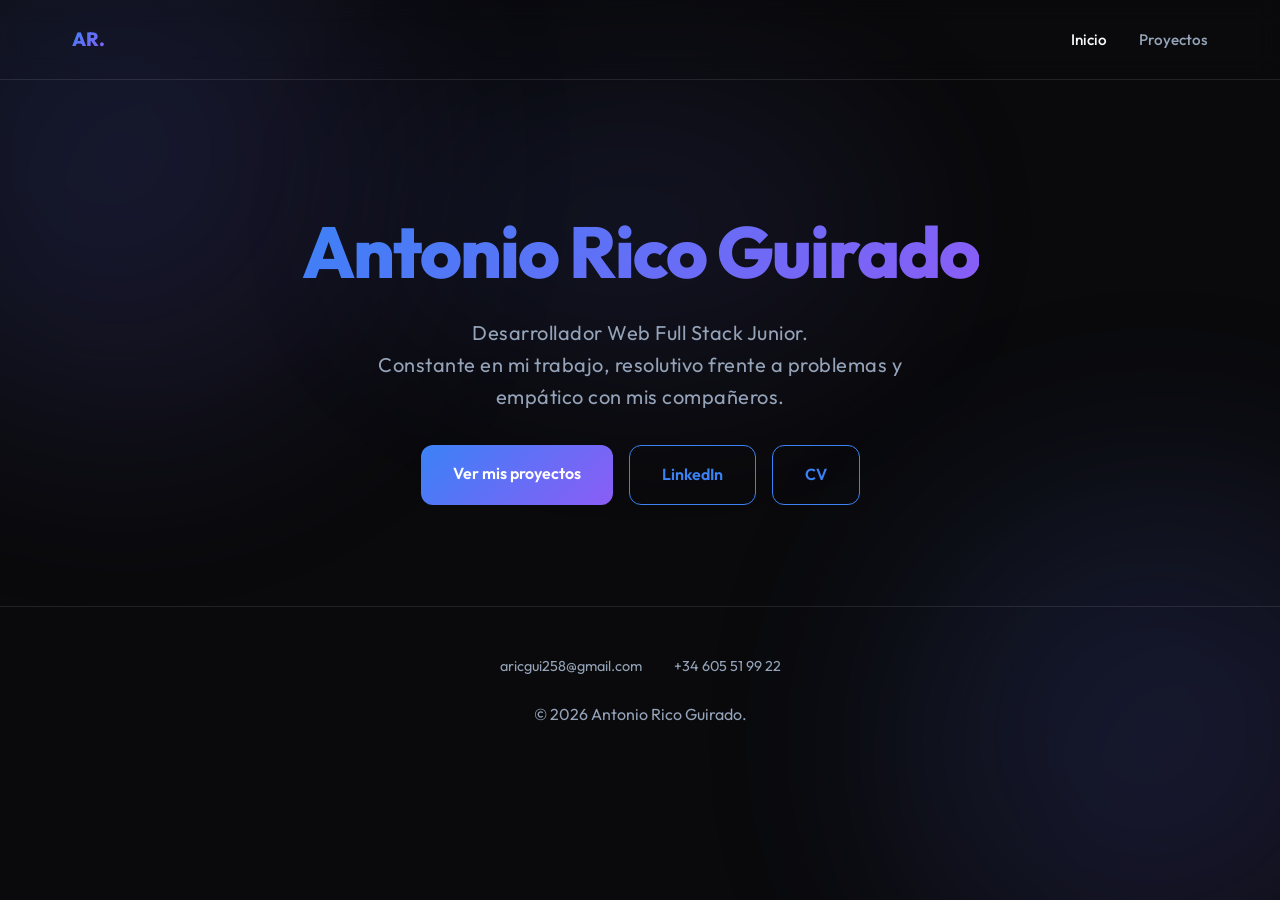
<file: index.html>
<!DOCTYPE html>
<html lang="es">

<head>
    <meta charset="UTF-8">
    <meta name="viewport" content="width=device-width, initial-scale=1.0">
    <title>Antonio Rico Guirado | Full Stack Portfolio</title>
    <meta name="description"
        content="Portfolio profesional de Antonio Rico, desarrollador Full Stack especializado en Laravel, React y automatización.">

    <!-- Open Graph / Facebook -->
    <meta property="og:type" content="website">
    <meta property="og:url" content="https://aricgui258.github.io/portfolio-aricgui/">
    <meta property="og:title" content="Antonio Rico Guirado - Full Stack Web Developer & Automation">
    <meta property="og:description"
        content="Proyectos de Antonio Rico Guirado: Desarrollo Full Stack con Laravel y React, automatización con n8n y soluciones web de alto rendimiento.">
    <meta property="og:image" content="https://aricgui258.github.io/portfolio-aricgui/og-image.png">

    <!-- Twitter -->
    <meta property="twitter:card" content="summary_large_image">
    <meta property="twitter:url" content="https://aricgui258.github.io/portfolio-aricgui/">
    <meta property="twitter:title" content="Antonio Rico Guirado - Full Stack Web Developer & Automation">
    <meta property="twitter:description"
        content="Proyectos de Antonio Rico Guirado: Desarrollo Full Stack con Laravel y React, automatización con n8n y soluciones web de alto rendimiento.">
    <meta property="twitter:image" content="https://aricgui258.github.io/portfolio-aricgui/og-image.png">

    <link rel="stylesheet" href="index.css">
    <link rel="icon" type="image/png" href="favicon/favicon-96x96.png" sizes="96x96" />
    <link rel="icon" type="image/svg+xml" href="favicon/favicon.svg" />
    <link rel="shortcut icon" href="favicon/favicon.ico" />
    <link rel="apple-touch-icon" sizes="180x180" href="favicon/apple-touch-icon.png" />
    <link rel="manifest" href="site.webmanifest" />
</head>

<body class="no-scroll-page">
    <div class="bg-blob blob-1"></div>
    <div class="bg-blob blob-2"></div>
    <div class="bg-blob blob-3"></div>

    <nav class="nav">
        <div class="container">
            <a href="index.html" class="nav-logo">AR.</a>
            <ul class="nav-links">
                <li><a href="index.html" class="active">Inicio</a></li>
                <li><a href="projects.html">Proyectos</a></li>
            </ul>
        </div>
    </nav>

    <header class="container">
        <h1 id="hero-title" class="hero-title">Antonio Rico Guirado</h1>
        <p id="hero-subtitle" class="hero-subtitle">Desarrollador Web Full Stack Junior. <br> Constante en mi trabajo,
            resolutivo frente a problemas y empático con mis compañeros.</p>
        <div style="margin-top: 2rem; display: flex; gap: 1rem; justify-content: center; flex-wrap: wrap;">
            <a href="projects.html" class="btn-submit"
                style="margin-top: 0; width: auto; padding: 1rem 2rem; text-decoration: none;">Ver mis
                proyectos</a>
            <a href="https://www.linkedin.com/in/antonio-rico-guirado/" target="_blank" class="btn-outline"
                style="padding: 1rem 2rem;">LinkedIn</a>
            <a href="CV.pdf" target="_blank" class="btn-outline" style="padding: 1rem 2rem;">CV</a>
        </div>
    </header>

    <main class="container">
        <!-- Contenido breve de inicio o bienvenida -->
    </main>

    <footer>
        <div class="container">
            <div style="margin-bottom: 1.5rem; display: flex; justify-content: center; gap: 2rem; flex-wrap: wrap;">
                <a href="mailto:aricgui258@gmail.com"
                    style="color: var(--text-secondary); text-decoration: none; font-size: 0.9rem; display: flex; align-items: center; gap: 0.5rem;">
                    aricgui258@gmail.com
                </a>
                <a href="tel:+34605519922"
                    style="color: var(--text-secondary); text-decoration: none; font-size: 0.9rem; display: flex; align-items: center; gap: 0.5rem;">
                    +34 605 51 99 22
                </a>
            </div>
            <p class="footer-text">&copy; 2026 Antonio Rico Guirado.</p>
        </div>
    </footer>

    <script src="index.js"></script>
</body>

</html>
</file>
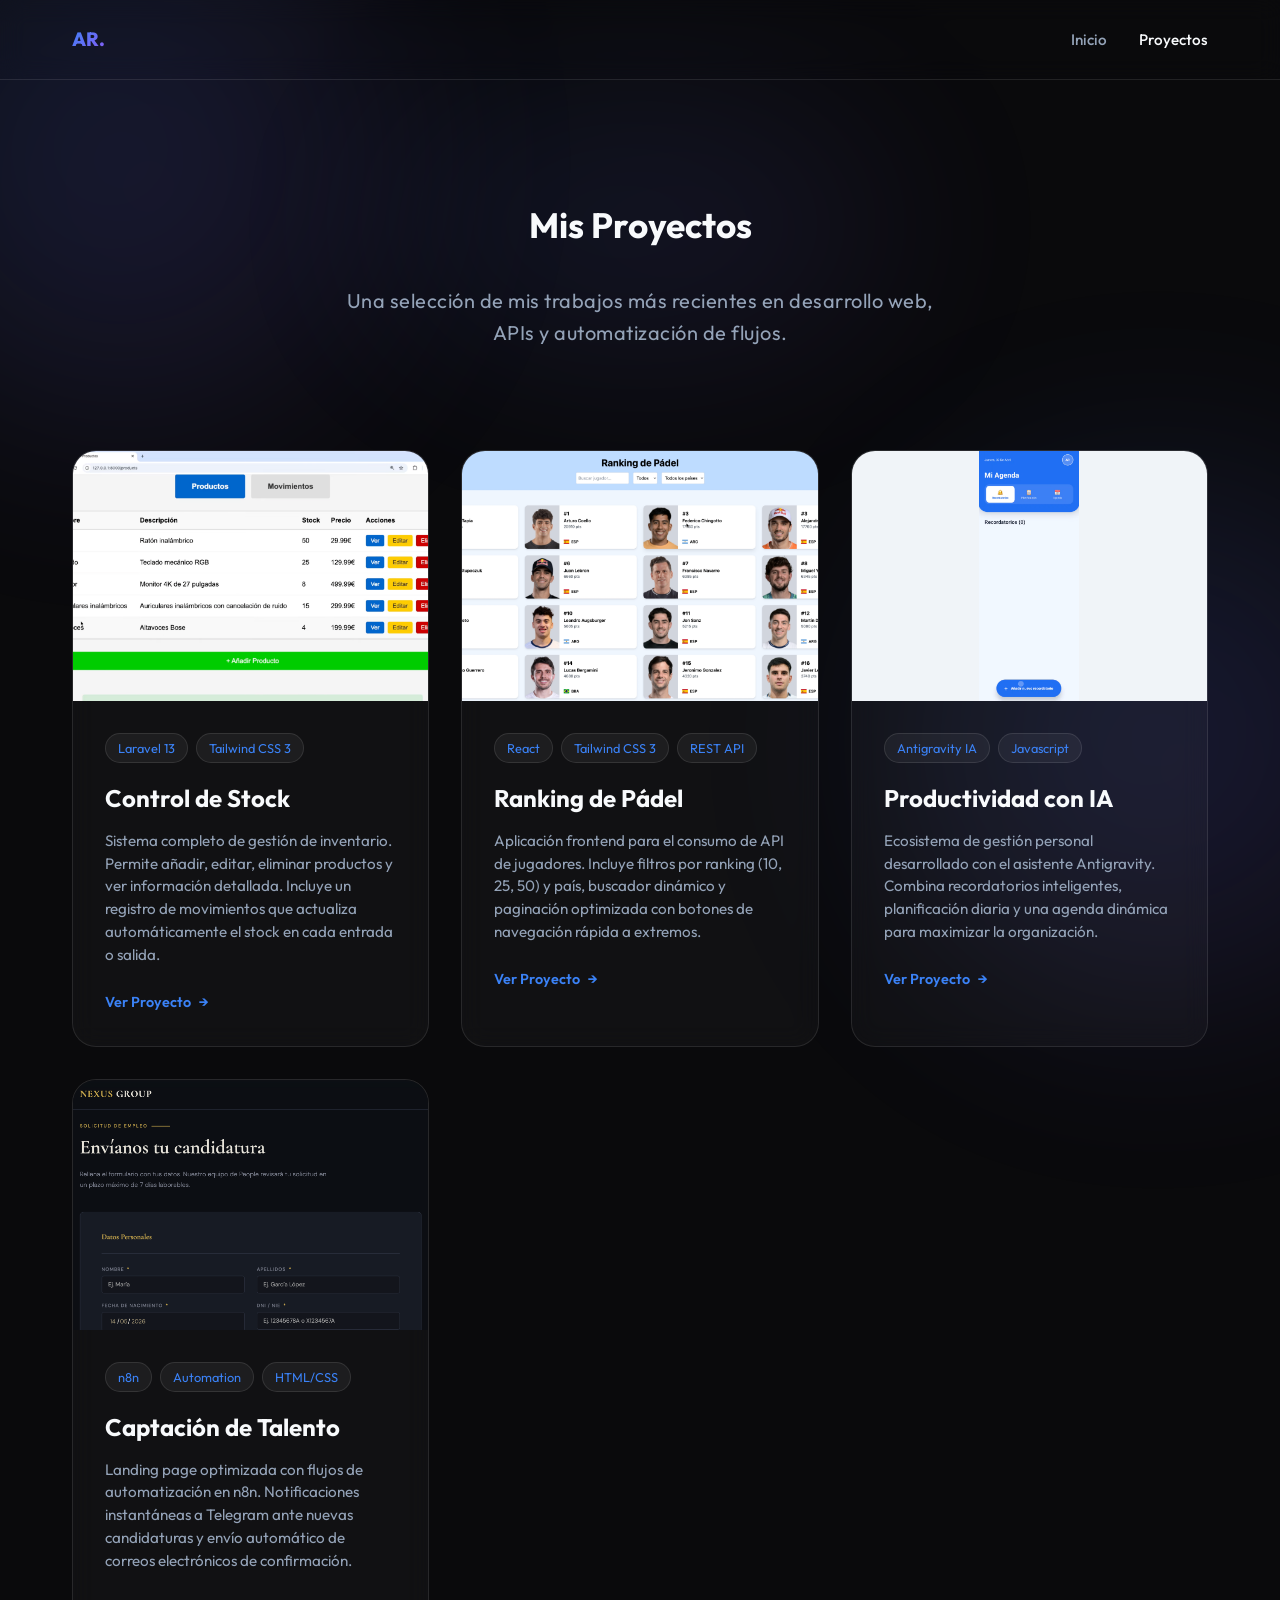
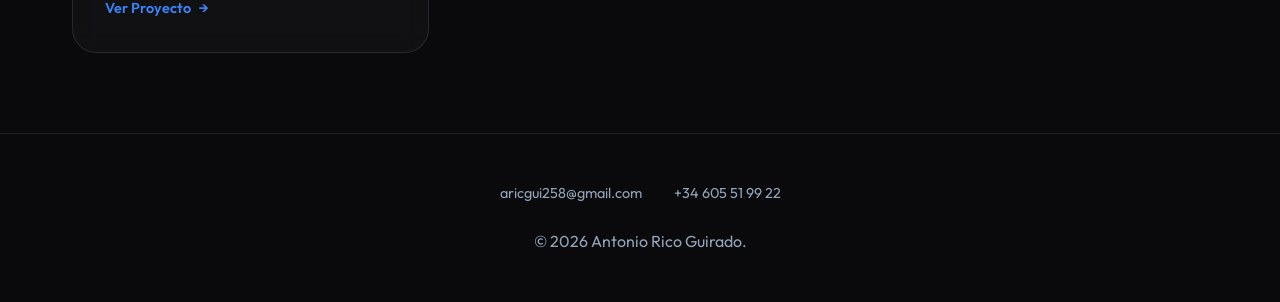
<file: projects.html>
<!DOCTYPE html>
<html lang="es">

<head>
    <meta charset="UTF-8">
    <meta name="viewport" content="width=device-width, initial-scale=1.0">
    <title>Proyectos | Antonio Rico Guirado</title>
    <meta name="description" content="Explora los proyectos de desarrollo Full Stack y automatización de Antonio Rico.">
    
    <!-- Open Graph / Facebook -->
    <meta property="og:type" content="website">
    <meta property="og:url" content="https://aricgui258.github.io/projects.html">
    <meta property="og:title" content="Proyectos | Antonio Rico Guirado - Full Stack Portfolio">
    <meta property="og:description" content="Explora mis trabajos más recientes: sistemas de gestión en Laravel, aplicaciones dinámicas en React y automatizaciones avanzadas con n8n.">
    <meta property="og:image" content="https://aricgui258.github.io/og-image.png">

    <!-- Twitter -->
    <meta property="twitter:card" content="summary_large_image">
    <meta property="twitter:url" content="https://aricgui258.github.io/projects.html">
    <meta property="twitter:title" content="Proyectos | Antonio Rico Guirado - Full Stack Portfolio">
    <meta property="twitter:description" content="Explora mis trabajos más recientes: sistemas de gestión en Laravel, aplicaciones dinámicas en React y automatizaciones avanzadas con n8n.">
    <meta property="twitter:image" content="https://aricgui258.github.io/og-image.png">

    <link rel="stylesheet" href="index.css">
    <link rel="icon" type="image/png" href="favicon/favicon-96x96.png" sizes="96x96" />
    <link rel="icon" type="image/svg+xml" href="favicon/favicon.svg" />
    <link rel="shortcut icon" href="favicon/favicon.ico" />
    <link rel="apple-touch-icon" sizes="180x180" href="favicon/apple-touch-icon.png" />
    <link rel="manifest" href="site.webmanifest" />

</head>

<body>
    <div class="bg-blob blob-1"></div>
    <div class="bg-blob blob-2"></div>
    <div class="bg-blob blob-3"></div>

    <nav class="nav">
        <div class="container">
            <a href="index.html" class="nav-logo">AR.</a>
            <ul class="nav-links">
                <li><a href="index.html">Inicio</a></li>
                <li><a href="projects.html" class="active">Proyectos</a></li>
            </ul>
        </div>
    </nav>

    <header class="container" style="height: auto; padding-top: 10rem; padding-bottom: 4rem;">
        <h1 class="section-title reveal active">Mis Proyectos</h1>
        <p class="hero-subtitle reveal active" style="margin: 0 auto; opacity: 1; transform: translateY(0);">
            Una selección de mis trabajos más recientes en desarrollo web, APIs y automatización de flujos.
        </p>
    </header>

    <main class="container">
        <div class="projects-grid">
            <!-- CRUD DE STOCK -->
            <article class="project-card reveal">
                <div class="project-image-container">
                    <img src="images/crud_stock.png" alt="CRUD de Stock Laravel" class="project-image">
                </div>
                <div class="project-content">
                    <div class="project-tech">
                        <div class="tech-badge">Laravel 13</div>
                        <div class="tech-badge">Tailwind CSS 3</div>
                    </div>
                    <h3 class="project-name">Control de Stock</h3>
                    <p class="project-desc">
                        Sistema completo de gestión de inventario. Permite añadir, editar, eliminar productos y ver
                        información detallada. Incluye un registro de movimientos que actualiza automáticamente el
                        stock en cada entrada o salida.
                    </p>
                    <a href="https://www.youtube.com/embed/Ww5mu6lgXPY" class="project-link video-trigger">Ver Proyecto
                        <span>&rarr;</span></a>
                </div>
            </article>

            <!-- RANKING PADEL -->
            <article class="project-card reveal">
                <div class="project-image-container">
                    <img src="images/ranking_padel.png" alt="Ranking de Padel React" class="project-image">
                </div>
                <div class="project-content">
                    <div class="project-tech">
                        <div class="tech-badge">React</div>
                        <div class="tech-badge">Tailwind CSS 3</div>
                        <div class="tech-badge">REST API</div>
                    </div>
                    <h3 class="project-name">Ranking de Pádel</h3>
                    <p class="project-desc">
                        Aplicación frontend para el consumo de API de jugadores. Incluye filtros por ranking (10,
                        25, 50) y país, buscador dinámico y paginación optimizada con botones de navegación rápida a
                        extremos.
                    </p>
                    <a href="https://www.youtube.com/embed/QzJeZA24MMY" class="project-link video-trigger">Ver Proyecto
                        <span>&rarr;</span></a>
                </div>
            </article>

            <!-- APP IA -->
            <article class="project-card reveal">
                <div class="project-image-container">
                    <img src="images/app_recordatorios.png" alt="App Experimental IA" class="project-image">
                </div>
                <div class="project-content">
                    <div class="project-tech">
                        <div class="tech-badge">Antigravity IA</div>
                        <div class="tech-badge">Javascript</div>
                    </div>
                    <h3 class="project-name">Productividad con IA</h3>
                    <p class="project-desc">
                        Ecosistema de gestión personal desarrollado con el asistente Antigravity. Combina
                        recordatorios inteligentes, planificación diaria y una agenda dinámica para maximizar la
                        organización.
                    </p>
                    <a href="https://www.youtube.com/embed/nFrlrwi8FtA" class="project-link video-trigger">Ver Proyecto
                        <span>&rarr;</span></a>
                </div>
            </article>

            <!-- LANDING PAGE / n8n -->
            <article class="project-card reveal">
                <div class="project-image-container">
                    <img src="images/reclutador_talentos.png" alt="Landing Page Automatizada" class="project-image">
                </div>
                <div class="project-content">
                    <div class="project-tech">
                        <div class="tech-badge">n8n</div>
                        <div class="tech-badge">Automation</div>
                        <div class="tech-badge">HTML/CSS</div>
                    </div>
                    <h3 class="project-name">Captación de Talento</h3>
                    <p class="project-desc">
                        Landing page optimizada con flujos de automatización en n8n. Notificaciones instantáneas a
                        Telegram ante nuevas candidaturas y envío automático de correos electrónicos de
                        confirmación.
                    </p>
                    <a href="https://www.youtube.com/embed/jshvZXDCFa8" class="project-link video-trigger">Ver Proyecto
                        <span>&rarr;</span></a>
                </div>
            </article>
        </div>
    </main>

    <footer>
        <div class="container">
            <div style="margin-bottom: 1.5rem; display: flex; justify-content: center; gap: 2rem; flex-wrap: wrap;">
                <a href="mailto:aricgui258@gmail.com"
                    style="color: var(--text-secondary); text-decoration: none; font-size: 0.9rem; display: flex; align-items: center; gap: 0.5rem;">
                    aricgui258@gmail.com
                </a>
                <a href="tel:+34605519922"
                    style="color: var(--text-secondary); text-decoration: none; font-size: 0.9rem; display: flex; align-items: center; gap: 0.5rem;">
                    +34 605 51 99 22
                </a>
            </div>
            <p class="footer-text">&copy; 2026 Antonio Rico Guirado.</p>
        </div>
    </footer>

    <!-- Video Modal -->
    <div id="videoModal" class="modal">
        <div class="modal-content">
            <span class="close-modal">&times;</span>
            <div class="video-container">
                <iframe id="videoPlayer" src="" frameborder="0"
                    allow="accelerometer; autoplay; clipboard-write; encrypted-media; gyroscope; picture-in-picture"
                    allowfullscreen></iframe>
            </div>
        </div>
    </div>

    <script src="index.js"></script>
</body>

</html>
</file>
<file: index.css>
@import url('https://fonts.googleapis.com/css2?family=Outfit:wght@300;400;600;800&display=swap');

:root {
    --bg-color: #0a0a0c;
    --card-bg: rgba(255, 255, 255, 0.03);
    --card-border: rgba(255, 255, 255, 0.1);
    --accent-color: #3b82f6;
    --accent-gradient: linear-gradient(135deg, #3b82f6 0%, #8b5cf6 100%);
    --text-primary: #f8fafc;
    --text-secondary: #94a3b8;
    --glass-blur: 12px;
}

* {
    margin: 0;
    padding: 0;
    box-sizing: border-box;
    font-family: 'Outfit', sans-serif;
}

body {
    background-color: var(--bg-color);
    color: var(--text-primary);
    overflow-x: hidden;
    line-height: 1.6;
}

body.no-scroll-page {
    height: 100vh;
    display: flex;
    flex-direction: column;
    justify-content: center;
    overflow: hidden;
}

/* Background elements */
.bg-blob {
    position: fixed;
    width: 500px;
    height: 500px;
    background: var(--accent-gradient);
    filter: blur(120px);
    opacity: 0.15;
    z-index: -1;
    border-radius: 50%;
}

.blob-1 { top: -10%; left: -10%; }
.blob-2 { bottom: -10%; right: -10%; animation: float 10s infinite alternate; }
.blob-3 { top: 10%; left: 30%; width: 40vw; height: 30vh; opacity: 0.1; filter: blur(100px); }

@keyframes float {
    from { transform: translate(0, 0); }
    to { transform: translate(-50px, 50px); }
}

/* Navigation */
.nav {
    position: fixed;
    top: 0;
    left: 0;
    width: 100%;
    z-index: 1000;
    backdrop-filter: blur(var(--glass-blur));
    border-bottom: 1px solid var(--card-border);
    padding: 1.5rem 0;
}

.nav .container {
    display: flex;
    justify-content: space-between;
    align-items: center;
}

.nav-logo {
    font-weight: 800;
    font-size: 1.2rem;
    text-decoration: none;
    color: var(--text-primary);
    background: var(--accent-gradient);
    -webkit-background-clip: text;
    -webkit-text-fill-color: transparent;
}

.nav-links {
    display: flex;
    gap: 2rem;
    list-style: none;
}

.nav-links a {
    text-decoration: none;
    color: var(--text-secondary);
    font-weight: 500;
    transition: color 0.3s ease;
    font-size: 0.95rem;
}

.nav-links a:hover, .nav-links a.active {
    color: var(--text-primary);
}

/* Layout */
.container {
    max-width: 1200px;
    margin: 0 auto;
    padding: 0 2rem;
}

header {
    height: auto;
    min-height: 50vh;
    display: flex;
    flex-direction: column;
    justify-content: center;
    align-items: center;
    text-align: center;
    position: relative;
    overflow: hidden;
}

.hero-title {
    font-size: 4.5rem;
    font-weight: 800;
    margin-bottom: 0.5rem;
    letter-spacing: -2px;
    background: var(--accent-gradient);
    -webkit-background-clip: text;
    -webkit-text-fill-color: transparent;
    opacity: 0;
    transform: translateY(20px);
}

.hero-subtitle {
    font-size: 1.25rem;
    color: var(--text-secondary);
    max-width: 600px;
    opacity: 0;
    transform: translateY(20px);
    letter-spacing: 0.5px;
}

/* Projects Grid */
.section-title {
    font-size: 2.2rem;
    margin-bottom: 2rem;
    text-align: center;
    font-weight: 700;
}

.projects-grid {
    display: grid;
    grid-template-columns: repeat(auto-fit, minmax(350px, 1fr));
    gap: 2rem;
    margin-bottom: 5rem;
}

.project-card {
    background: var(--card-bg);
    border: 1px solid var(--card-border);
    border-radius: 24px;
    overflow: hidden;
    backdrop-filter: blur(var(--glass-blur));
    transition: all 0.4s cubic-bezier(0.175, 0.885, 0.32, 1.275);
    position: relative;
    cursor: pointer;
}

.project-card:hover {
    transform: translateY(-10px) scale(1.02);
    border-color: var(--accent-color);
    box-shadow: 0 20px 40px rgba(0, 0, 0, 0.4), 0 0 20px rgba(59, 130, 246, 0.1);
}

.project-image-container {
    width: 100%;
    height: 250px;
    overflow: hidden;
    position: relative;
}

.project-image {
    width: 100%;
    height: 100%;
    object-fit: cover;
    object-position: top;
    transition: transform 0.5s ease;
}

.project-card:nth-child(3) .project-image {
    object-fit: contain;
    background: #f0f4f8;
}

.project-card:hover .project-image {
    transform: scale(1.1);
}

.project-content {
    padding: 2rem;
}

.project-tech {
    display: flex;
    gap: 0.5rem;
    flex-wrap: wrap;
    margin-bottom: 1rem;
}

.tech-badge {
    background: rgba(255, 255, 255, 0.05);
    padding: 4px 12px;
    border-radius: 100px;
    font-size: 0.8rem;
    border: 1px solid var(--card-border);
    color: var(--accent-color);
}

.project-name {
    font-size: 1.5rem;
    margin-bottom: 0.75rem;
}

.project-desc {
    color: var(--text-secondary);
    font-size: 0.95rem;
    line-height: 1.5;
    margin-bottom: 1.5rem;
}

.project-link {
    display: inline-block;
    color: var(--accent-color);
    text-decoration: none;
    font-weight: 600;
    font-size: 0.9rem;
    transition: gap 0.3s ease;
    display: flex;
    align-items: center;
    gap: 0.5rem;
}

.project-link:hover {
    gap: 0.8rem;
}

/* Scroll Animation classes */
.reveal {
    opacity: 0;
    transform: translateY(50px);
    transition: all 0.8s ease-out;
}

.reveal.active {
    opacity: 1;
    transform: translateY(0);
}

/* Footer */
footer {
    padding: 3rem 0;
    text-align: center;
    border-top: 1px solid var(--card-border);
    margin-top: 2rem;
}

.footer-text {
    color: var(--text-secondary);
}

/* Contact Form */
.contact-container {
    max-width: 900px;
    margin: 4rem auto 10rem;
}

.contact-form {
    background: var(--card-bg);
    border: 1px solid var(--card-border);
    padding: 2.5rem;
    border-radius: 24px;
    backdrop-filter: blur(var(--glass-blur));
}

.form-group {
    margin-bottom: 1.5rem;
}

.form-group label {
    display: block;
    margin-bottom: 0.5rem;
    color: var(--text-secondary);
    font-size: 0.9rem;
}

.form-control {
    width: 100%;
    padding: 1rem;
    background: rgba(255, 255, 255, 0.05);
    border: 1px solid var(--card-border);
    border-radius: 12px;
    color: var(--text-primary);
    font-size: 1rem;
    transition: all 0.3s ease;
}

.form-control:focus {
    outline: none;
    border-color: var(--accent-color);
    background: rgba(255, 255, 255, 0.08);
}

.btn-submit {
    width: 100%;
    padding: 1rem;
    background: var(--accent-gradient);
    border: none;
    border-radius: 12px;
    color: white;
    font-weight: 600;
    font-size: 1rem;
    cursor: pointer;
    transition: transform 0.3s ease, box-shadow 0.3s ease;
    margin-top: 1rem;
}

.btn-submit:hover {
    transform: translateY(-2px);
    box-shadow: 0 10px 20px rgba(59, 130, 246, 0.3);
}

.btn-outline {
    background: transparent;
    border: 1px solid var(--accent-color);
    color: var(--accent-color);
    border-radius: 12px;
    font-weight: 600;
    font-size: 1rem;
    cursor: pointer;
    transition: all 0.3s ease;
    text-decoration: none;
    display: inline-block;
}

.btn-outline:hover {
    background: var(--accent-color);
    color: white;
    transform: translateY(-2px);
    box-shadow: 0 10px 20px rgba(59, 130, 246, 0.2);
}

/* Video Modal */
.modal {
    display: none;
    position: fixed;
    z-index: 2000;
    left: 0;
    top: 0;
    width: 100%;
    height: 100%;
    background-color: rgba(10, 11, 14, 0.9);
    backdrop-filter: blur(10px);
    opacity: 0;
    transition: opacity 0.3s ease;
}

.modal.active {
    display: flex;
    justify-content: center;
    align-items: center;
    opacity: 1;
}

.modal-content {
    position: relative;
    width: 90%;
    max-width: 1000px;
    background: var(--card-bg);
    border: 1px solid var(--card-border);
    border-radius: 20px;
    overflow: hidden;
    transform: scale(0.9);
    transition: transform 0.3s ease;
}

.modal.active .modal-content {
    transform: scale(1);
}

.close-modal {
    position: absolute;
    top: 15px;
    right: 20px;
    color: white;
    font-size: 35px;
    font-weight: bold;
    cursor: pointer;
    z-index: 2100;
    transition: color 0.3s ease;
}

.close-modal:hover {
    color: var(--accent-color);
}

.video-container {
    position: relative;
    padding-bottom: 56.25%; /* 16:9 ratio */
    height: 0;
}

.video-container iframe {
    position: absolute;
    top: 0;
    left: 0;
    width: 100%;
    height: 100%;
}

@media (max-width: 768px) {
    .nav-links { display: none; }
    .hero-title { font-size: 3rem; }
    .hero-subtitle { font-size: 1.2rem; }
    .projects-grid { grid-template-columns: 1fr; }
}
</file>
